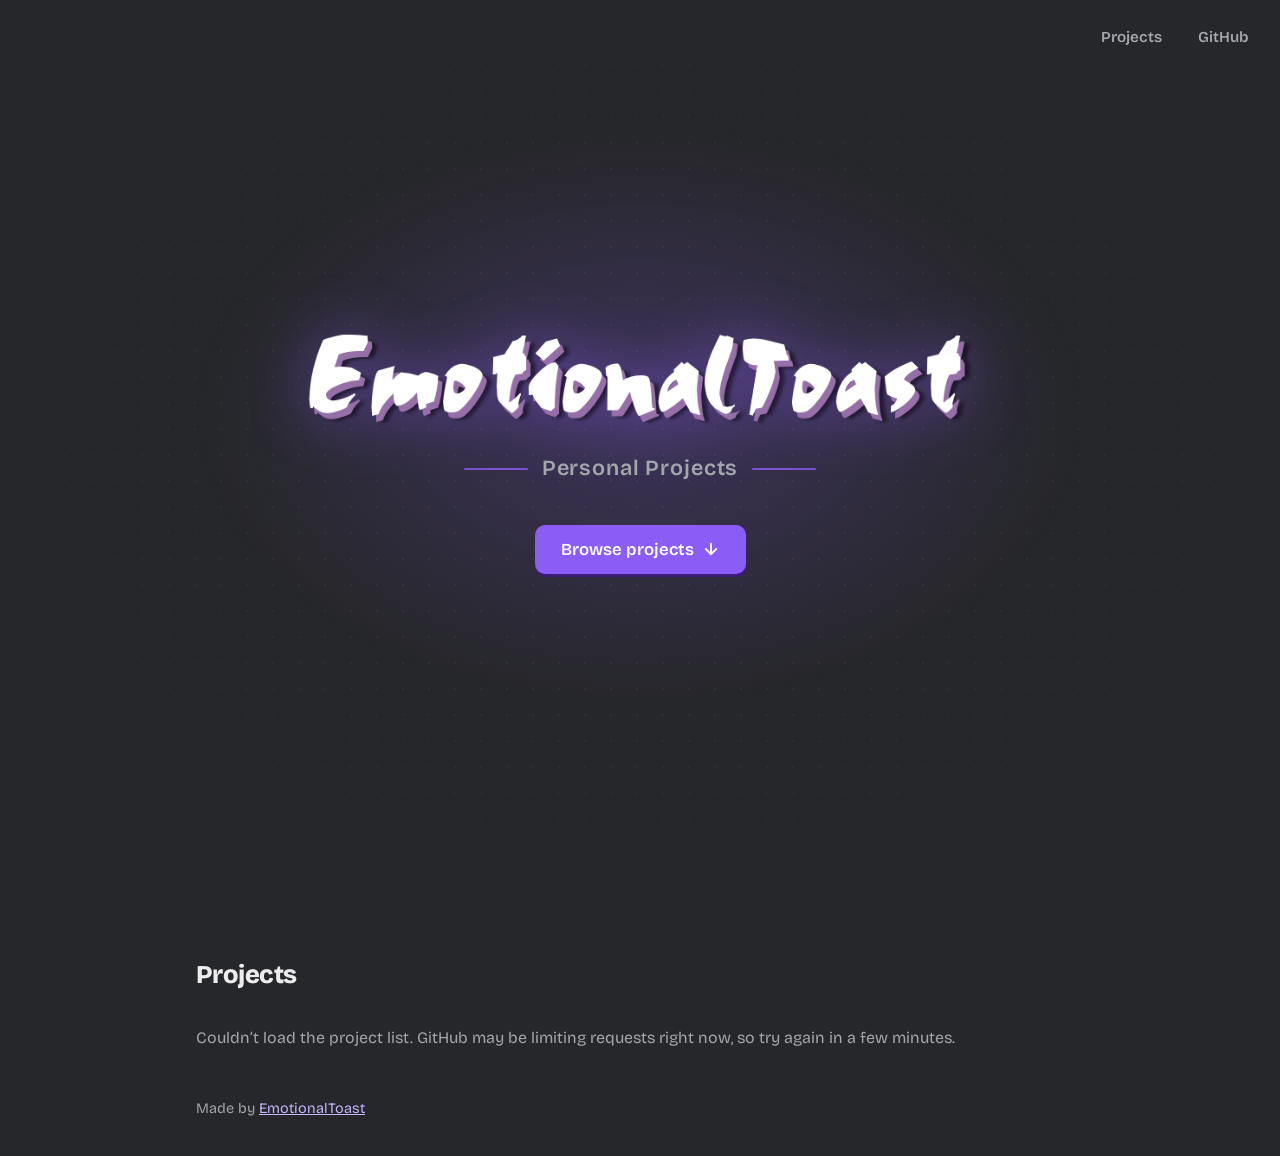
<file: index.html>
<!DOCTYPE html>
<html lang="en">
<head>
<meta charset="utf-8">
<meta name="viewport" content="width=device-width, initial-scale=1, viewport-fit=cover">
<title>EmotionalToast</title>
<meta name="description" content="EmotionalToast's personal project library.">
<meta name="theme-color" content="#26272a">
<link rel="icon" href="data:image/svg+xml,%3Csvg xmlns='http://www.w3.org/2000/svg' viewBox='0 0 100 100'%3E%3Ctext y='.9em' font-size='90'%3E%F0%9F%8D%9E%3C/text%3E%3C/svg%3E">
<link rel="preconnect" href="https://fonts.googleapis.com">
<link rel="preconnect" href="https://fonts.gstatic.com" crossorigin>
<link href="https://fonts.googleapis.com/css2?family=Bricolage+Grotesque:opsz,wght@12..96,400;12..96,600;12..96,800&display=swap" rel="stylesheet">
<link rel="stylesheet" href="css/style.css">
</head>
<body>

<header class="hero">
  <nav class="nav" aria-label="Site">
    <a href="#projects">Projects</a>
    <a href="https://github.com/EmotionalToast">GitHub</a>
  </nav>

  <h1 class="name"><img src="images/logo.png" alt="EmotionalToast" width="785" height="125"></h1>
  <p class="sub">Personal Projects</p>

  <a class="cta" href="#projects">
    Browse projects
    <svg viewBox="0 0 24 24" fill="none" stroke="currentColor" stroke-width="2.4" stroke-linecap="round" stroke-linejoin="round" aria-hidden="true"><path d="M12 5v14M5 12l7 7 7-7"/></svg>
  </a>
</header>

<main class="projects" id="projects">
  <div class="section-head">
    <h2>Projects</h2>
    <span id="count">Loading…</span>
  </div>

  <!--
    HOW PROJECTS SHOW UP
    Every folder inside /projects becomes a card automatically. Each folder needs
    an index.html (that is the page the card opens). To remove a project, delete
    its folder. Folders starting with "." or "_" are ignored.

    Optional: put a project.json in the folder to set how the card looks:
      { "title": "My Project", "description": "One line about it.",
        "tags": ["Tag one", "Tag two"], "order": 1 }
    Without it, the card uses the folder name as the title.
  -->
  <div class="cards" id="cards" aria-live="polite"></div>
  <p class="status" id="status" hidden></p>
  <noscript><p class="status">This page needs JavaScript to list the projects.</p></noscript>
</main>

<footer>
  Made by <a href="https://github.com/EmotionalToast">EmotionalToast</a>
</footer>

<script src="js/app.js"></script>

</body>
</html>
</file>
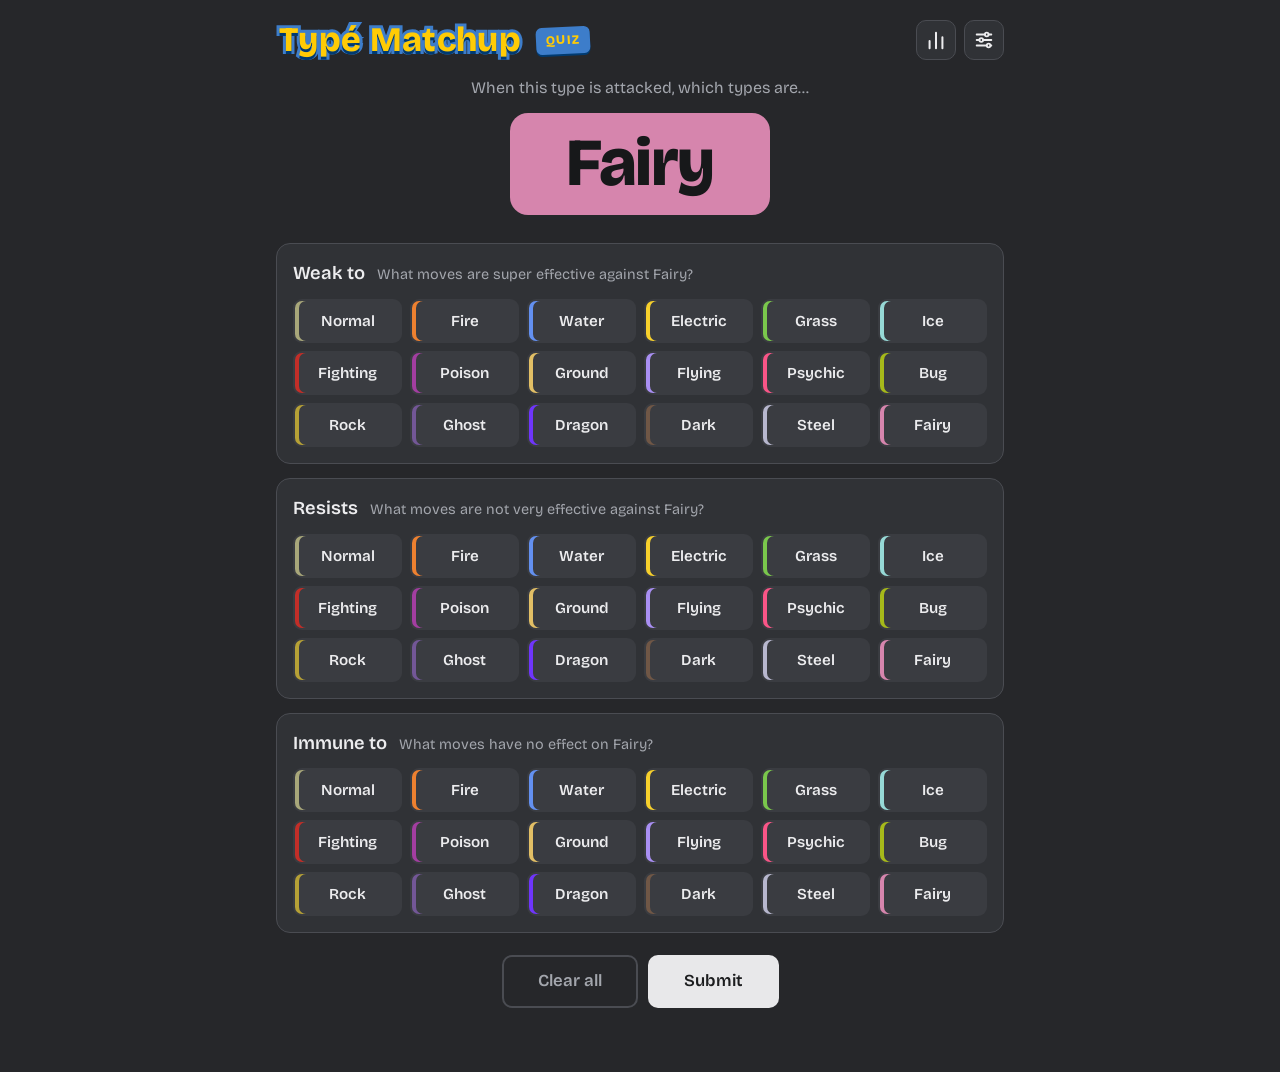
<file: projects/Pokemon Type Quiz/index.html>
<!DOCTYPE html>
<html lang="en">
<head>
<meta charset="utf-8">
<meta name="viewport" content="width=device-width, initial-scale=1, viewport-fit=cover">
<title>Type matchup quiz</title>
<link rel="preconnect" href="https://fonts.googleapis.com">
<link rel="preconnect" href="https://fonts.gstatic.com" crossorigin>
<link href="https://fonts.googleapis.com/css2?family=Bricolage+Grotesque:opsz,wght@12..96,400;12..96,600;12..96,800&display=swap" rel="stylesheet">
<link rel="stylesheet" href="css/style.css">
</head>
<body>
<main id="app">
  <div class="topbar">
    <h1 class="title" aria-label="Type Matchup Quiz"><span class="word" aria-hidden="true">Typé Matchup</span><span class="quiz" aria-hidden="true">Quiz</span></h1>
    <div class="tools">
      <button class="icon-btn" id="open-stats" type="button" aria-label="Stats">
        <svg viewBox="0 0 24 24" fill="none" stroke="currentColor" stroke-width="2.2" stroke-linecap="round" aria-hidden="true"><path d="M5 21V13M12 21V4M19 21V9"/></svg>
      </button>
      <button class="icon-btn" id="open-options" type="button" aria-label="Options">
        <svg viewBox="0 0 24 24" fill="none" stroke="currentColor" stroke-width="2" stroke-linecap="round" aria-hidden="true"><path d="M4 6h9M17 6h3M4 12h3M11 12h9M4 18h11M19 18h1"/><circle cx="15" cy="6" r="2"/><circle cx="9" cy="12" r="2"/><circle cx="17" cy="18" r="2"/></svg>
      </button>
    </div>
  </div>

  <section class="prompt">
    <p id="prompt-text">When this type is attacked, which types are…</p>
    <div class="badges" id="badges"></div>
  </section>

  <section class="panel" id="panel-weak">
    <div class="panel-head"><h2>Weak to</h2><span class="desc" id="desc-weak"></span><span class="count" id="count-weak" hidden></span></div>
    <div class="grid" data-cat="weak"></div>
  </section>
  <section class="panel" id="panel-resist">
    <div class="panel-head"><h2>Resists</h2><span class="desc" id="desc-resist"></span><span class="count" id="count-resist" hidden></span></div>
    <div class="grid" data-cat="resist"></div>
  </section>
  <section class="panel" id="panel-immune">
    <div class="panel-head"><h2>Immune to</h2><span class="desc" id="desc-immune"></span><span class="count" id="count-immune" hidden></span></div>
    <div class="grid" data-cat="immune"></div>
  </section>

  <div class="actions">
    <button class="btn ghost" id="clear" type="button">Clear all</button>
    <button class="btn primary" id="submit" type="button">Submit</button>
    <button class="btn primary" id="next" type="button" hidden>Next type</button>
  </div>

  <section class="result" id="result" hidden aria-live="polite"></section>
</main>

<!-- Options -->
<div class="overlay" id="overlay-options" role="dialog" aria-modal="true" aria-labelledby="t-options" hidden>
  <div class="modal">
    <div class="modal-head">
      <h2 id="t-options">Options</h2>
      <button class="icon-btn close" type="button" data-close aria-label="Close">×</button>
    </div>
    <p class="opt-note" id="opt-note" aria-live="polite"></p>

    <div class="group-title">Type mode</div>
    <div class="seg" role="radiogroup" aria-label="Type mode">
      <label><input type="radio" name="mode" value="mono"><span>Single type</span></label>
      <label><input type="radio" name="mode" value="dual"><span>Dual type</span></label>
    </div>
    <span class="opt-sub" id="mode-note"></span>

    <div class="group-title">Boxes</div>
    <label class="opt"><span><span class="opt-title">Weakness box</span><span class="opt-sub">Moves that are super effective</span></span><input class="switch" type="checkbox" id="opt-weak"></label>
    <label class="opt"><span><span class="opt-title">Resistance box</span><span class="opt-sub">Moves that are not very effective</span></span><input class="switch" type="checkbox" id="opt-resist"></label>
    <label class="opt"><span><span class="opt-title">Immunity box</span><span class="opt-sub">Moves that have no effect</span></span><input class="switch" type="checkbox" id="opt-immune"></label>

    <div class="group-title types-title"><span>Types in the quiz</span><button class="btn ghost tiny" id="types-all" type="button">Turn all on</button></div>
    <span class="opt-sub" id="types-note"></span>
    <div class="type-toggles" id="type-toggles"></div>

    <div class="group-title">Hints</div>
    <label class="opt"><span><span class="opt-title">Show answer counts</span><span class="opt-sub">Shows how many types belong in each box</span></span><input class="switch" type="checkbox" id="opt-hints"></label>

    <div class="group-title">Layout</div>
    <label class="opt"><span><span class="opt-title">Shuffle type order</span><span class="opt-sub">Mixes up where the types sit in the boxes every question</span></span><input class="switch" type="checkbox" id="opt-shuffle"></label>

    <div class="modal-foot"><button class="btn ghost small" id="reset-defaults" type="button">Reset to defaults</button></div>
  </div>
</div>

<!-- Stats -->
<div class="overlay" id="overlay-stats" role="dialog" aria-modal="true" aria-labelledby="t-stats" hidden>
  <div class="modal">
    <div class="modal-head">
      <h2 id="t-stats">Stats</h2>
      <button class="icon-btn close" type="button" data-close aria-label="Close">×</button>
    </div>
    <div id="stats-body"></div>
    <div class="modal-foot"><button class="btn ghost small" id="reset-stats" type="button">Reset stats</button></div>
  </div>
</div>

<script src="js/app.js"></script>
</body>
</html>
</file>
<file: css/style.css>
:root {
  color-scheme: dark;
  box-sizing: border-box;
  --bg: #26272a;
  --panel: #303236;
  --panel-2: #3a3c41;
  --line: #4a4c52;
  --text: #ececee;
  --muted: #a3a6ad;
  --purple: #8b5cf6;
  --purple-2: #a78bfa;
  --purple-3: #c4b5fd;
  --purple-deep: #3b1d78;
  --font: "Bricolage Grotesque", "Segoe UI", system-ui, -apple-system, Helvetica, Arial, sans-serif;
}
html { scroll-padding-top: 16px; }
@media (prefers-reduced-motion: no-preference) { html { scroll-behavior: smooth; } }
*, *::before, *::after { box-sizing: inherit; }
[hidden] { display: none !important; }
body {
  margin: 0; background: var(--bg); color: var(--text);
  font-family: var(--font); font-size: 16px; line-height: 1.5;
  padding-left: env(safe-area-inset-left, 0px); padding-right: env(safe-area-inset-right, 0px);
}
a { color: inherit; }

/* ---------- hero ---------- */
.hero {
  position: relative; min-height: 100vh; min-height: 100svh;
  display: flex; flex-direction: column; align-items: center; justify-content: center;
  text-align: center; padding: calc(24px + env(safe-area-inset-top, 0px)) 16px 24px;
  overflow: hidden;
}
.hero::before {
  content: ""; position: absolute; inset: 0; pointer-events: none;
  background:
    radial-gradient(640px 420px at 50% 46%, rgba(139, 92, 246, 0.24), transparent 70%),
    radial-gradient(rgba(255, 255, 255, 0.05) 1px, transparent 1.5px) 0 0 / 26px 26px;
  -webkit-mask-image: radial-gradient(ellipse at center, #000 35%, transparent 80%);
          mask-image: radial-gradient(ellipse at center, #000 35%, transparent 80%);
}
.hero > * { position: relative; }

.nav {
  position: absolute; top: calc(18px + env(safe-area-inset-top, 0px)); right: 16px;
  display: flex; gap: 6px;
}
.nav a {
  text-decoration: none; font-weight: 600; font-size: 0.95rem; color: var(--muted);
  padding: 7px 14px; border-radius: 999px; border: 1px solid transparent;
  -webkit-tap-highlight-color: transparent;
}
@media (hover: hover) { .nav a:hover { color: var(--text); border-color: var(--line); background: var(--panel); } }
.nav a:focus-visible { outline: 3px solid #fff; outline-offset: 2px; }

.name { margin: 0; line-height: 0; }
.name img {
  display: block; width: min(680px, 88vw); height: auto;
  filter: drop-shadow(0 0 30px rgba(139, 92, 246, 0.45));
}
.sub {
  margin: 18px 0 0; display: flex; align-items: center; gap: 14px;
  font-size: clamp(1rem, 3.4vw, 1.35rem); font-weight: 600; letter-spacing: 0.04em; color: var(--muted);
}
.sub::before, .sub::after { content: ""; width: clamp(24px, 8vw, 64px); height: 2px; border-radius: 1px; background: var(--purple); opacity: 0.8; }

.cta {
  margin-top: 40px; display: inline-flex; align-items: center; gap: 8px;
  font: inherit; font-weight: 600; font-size: 1.05rem; text-decoration: none;
  padding: 12px 26px; border-radius: 10px;
  background: var(--purple); color: #fff; box-shadow: 0 3px 0 var(--purple-deep);
  -webkit-tap-highlight-color: transparent;
}
@media (hover: hover) { .cta:hover { background: var(--purple-2); } }
.cta:active { transform: translateY(2px); box-shadow: 0 1px 0 var(--purple-deep); }
.cta:focus-visible { outline: 3px solid #fff; outline-offset: 3px; }
.cta svg { width: 18px; height: 18px; }

/* ---------- projects ---------- */
.projects { max-width: 920px; margin: 0 auto; padding: 56px 16px 40px; }
.section-head { display: flex; align-items: baseline; justify-content: space-between; gap: 12px; margin-bottom: 18px; }
.section-head h2 { margin: 0; font-size: 1.6rem; font-weight: 800; letter-spacing: -0.02em; }
.section-head span { color: var(--muted); font-size: 0.95rem; }

.cards { display: grid; grid-template-columns: repeat(auto-fill, minmax(260px, 1fr)); gap: 14px; }
.card {
  display: flex; flex-direction: column; gap: 8px; padding: 18px 18px 16px;
  background: var(--panel); border: 1px solid var(--line); border-radius: 14px;
  box-shadow: inset 4px 0 0 var(--purple);
  text-decoration: none; color: inherit; -webkit-tap-highlight-color: transparent;
}
@media (hover: hover) { a.card:hover { background: var(--panel-2); border-color: var(--purple-2); } }
a.card:focus-visible { outline: 3px solid #fff; outline-offset: 2px; }
.card h3 { margin: 0; font-size: 1.2rem; font-weight: 600; }
.card p { margin: 0; color: var(--muted); font-size: 0.95rem; }
.tags { display: flex; flex-wrap: wrap; gap: 6px; margin-top: 2px; }
.tag {
  font-size: 0.78rem; font-weight: 600; padding: 2px 10px; border-radius: 999px;
  background: rgba(139, 92, 246, 0.18); color: var(--purple-3); border: 1px solid rgba(167, 139, 250, 0.35);
}
.open { margin-top: auto; padding-top: 6px; font-weight: 600; color: var(--purple-3); }
.card.soon { border-style: dashed; box-shadow: none; background: transparent; }
.card.soon h3 { color: var(--muted); }

.status { margin: 14px 0 0; color: var(--muted); }
footer { max-width: 920px; margin: 0 auto; padding: 8px 16px calc(36px + env(safe-area-inset-bottom, 0px)); color: var(--muted); font-size: 0.9rem; }
footer a { color: var(--purple-3); }
</file>
<file: projects/Pokemon Type Quiz/css/style.css>
:root {
  color-scheme: dark;
  box-sizing: border-box;
  padding-top: env(safe-area-inset-top, 0px);
  padding-bottom: env(safe-area-inset-bottom, 0px);
  --bg: #26272a;
  --panel: #303236;
  --panel-2: #3a3c41;
  --line: #4a4c52;
  --text: #ececee;
  --muted: #a3a6ad;
  --good: #6fcf8e;
  --bad: #f2736b;
  --miss: #f0b85a;
  --font: "Bricolage Grotesque", "Segoe UI", system-ui, -apple-system, Helvetica, Arial, sans-serif;
}
html { height: 100%; scroll-padding-top: env(safe-area-inset-top, 0px); }
*, *::before, *::after { box-sizing: inherit; }
[hidden] { display: none !important; }
body {
  margin: 0; min-height: 100%;
  background: var(--bg); color: var(--text);
  font-family: var(--font); font-size: 16px; line-height: 1.45;
}
main { max-width: 760px; margin: 0 auto; padding: 20px 16px 56px; }

.topbar { display: flex; justify-content: space-between; align-items: center; gap: 12px; margin-bottom: 16px; }
.title { display: flex; flex-wrap: wrap; align-items: center; gap: 4px 12px; margin: 0; }
.title .word {
  font-size: clamp(1.45rem, 6.6vw, 2.15rem); font-weight: 800; letter-spacing: 0.01em; line-height: 1.1;
  color: #ffcb05;
  -webkit-text-stroke: 6px #3d7dca; paint-order: stroke fill; stroke-linejoin: round;
  text-shadow: 0 3px 0 #003a70;
  padding: 0 3px;
}
.title .quiz {
  font-size: 0.8rem; font-weight: 800; letter-spacing: 0.1em; text-transform: uppercase;
  background: #3d7dca; color: #ffcb05; padding: 4px 10px; border-radius: 6px;
  box-shadow: 0 2px 0 #003a70; transform: rotate(-3deg);
}
.tools { display: flex; gap: 8px; }
.icon-btn {
  width: 40px; height: 40px; display: grid; place-items: center; padding: 0;
  border-radius: 10px; border: 1px solid var(--line);
  background: var(--panel); color: var(--text); cursor: pointer; font: inherit;
}
.icon-btn:hover { background: var(--panel-2); }
.icon-btn:focus-visible { outline: 3px solid #fff; outline-offset: 2px; }
.icon-btn svg { width: 22px; height: 22px; }
.session { color: var(--muted); font-size: 0.9rem; margin: 0 0 8px; }
.session strong { color: var(--text); font-weight: 600; }

.prompt { text-align: center; margin: 8px 0 28px; }
.prompt p { margin: 0 0 14px; color: var(--muted); }
.badges { display: flex; flex-wrap: wrap; gap: 10px; justify-content: center; }
.badge {
  display: inline-block; min-width: 260px; padding: 14px 40px;
  border-radius: 18px;
  font-size: clamp(2.6rem, 11vw, 4.2rem); font-weight: 800; letter-spacing: -0.02em; line-height: 1.1;
  background: var(--c, #888); color: var(--on, #111);
}
.badges.dual .badge { min-width: 0; padding: 12px 28px; font-size: clamp(1.8rem, 7vw, 3rem); }

.panel {
  background: var(--panel); border: 1px solid var(--line);
  border-radius: 14px; padding: 16px; margin-bottom: 14px;
}
.panel-head { display: flex; flex-wrap: wrap; align-items: baseline; gap: 2px 12px; margin-bottom: 12px; }
.panel-head h2 { margin: 0; font-size: 1.15rem; font-weight: 600; }
.panel-head .desc { color: var(--muted); font-size: 0.9rem; }
.count {
  margin-left: auto; font-size: 0.85rem; font-weight: 600;
  background: var(--panel-2); border: 1px solid var(--line);
  padding: 2px 10px; border-radius: 999px;
}

.grid { display: grid; grid-template-columns: repeat(auto-fill, minmax(104px, 1fr)); gap: 8px; }

.chip {
  position: relative;
  font: inherit; font-size: 0.95rem; font-weight: 600;
  padding: 9px 8px; border-radius: 9px; cursor: pointer;
  background: var(--panel-2); color: var(--text);
  border: 2px solid transparent;
  box-shadow: inset 4px 0 0 var(--c);
  text-align: center; -webkit-tap-highlight-color: transparent;
}
@media (hover: hover) { .chip[aria-pressed="false"]:hover:not(:disabled) { background: #45474d; } }
.chip:focus-visible { outline: 3px solid #fff; outline-offset: 2px; }
.chip[aria-pressed="true"] { background: var(--c); color: var(--on); box-shadow: none; }
.chip:disabled { cursor: default; }
.chip .tag { display: block; font-size: 0.72rem; font-weight: 600; line-height: 1.1; margin-top: 2px; }
.chip.correct { border-color: var(--good); }
.chip.wrong   { border-color: var(--bad); }
.chip.missed  { border: 2px dashed var(--miss); }

.actions { display: flex; gap: 10px; justify-content: center; margin: 22px 0 8px; }
.btn {
  font: inherit; font-weight: 600; font-size: 1.05rem;
  padding: 12px 34px; border-radius: 10px; cursor: pointer;
  border: 2px solid transparent;
}
.btn:focus-visible { outline: 3px solid #fff; outline-offset: 2px; }
.btn.primary { background: #e8e8ea; color: #1c1d1f; }
.btn.primary:hover { background: #fff; }
.btn.ghost { background: transparent; color: var(--muted); border-color: var(--line); }
.btn.ghost:hover { color: var(--text); border-color: var(--muted); }
.btn.small { font-size: 0.92rem; padding: 9px 16px; }
.btn.danger { color: var(--bad); border-color: var(--bad); }

.result {
  background: var(--panel); border: 1px solid var(--line); border-radius: 14px;
  padding: 16px 18px; margin-top: 14px;
}
.result h3 { margin: 0 0 8px; font-size: 1.2rem; font-weight: 800; }
.result h3.perfect { color: var(--good); }
.result h4 { margin: 14px 0 6px; font-size: 1rem; font-weight: 600; }
.result h4.w { color: var(--bad); }
.result h4.m { color: var(--miss); }
.result ul { margin: 0; padding-left: 20px; }
.result li { margin: 3px 0; }

/* Modals */
.overlay {
  position: fixed; top: 0; right: 0; bottom: 0; left: 0; z-index: 10;
  display: flex; align-items: center; justify-content: center;
  background: rgba(12, 12, 14, 0.7);
  padding: calc(16px + env(safe-area-inset-top, 0px)) calc(16px + env(safe-area-inset-right, 0px))
           calc(16px + env(safe-area-inset-bottom, 0px)) calc(16px + env(safe-area-inset-left, 0px));
}
.modal {
  width: 100%; max-width: 460px; max-height: 100%; overflow-y: auto;
  background: var(--panel); border: 1px solid var(--line); border-radius: 16px;
  padding: 18px 20px 20px;
}
.modal-head { display: flex; justify-content: space-between; align-items: center; margin-bottom: 10px; }
.modal-head h2 { margin: 0; font-size: 1.3rem; font-weight: 800; }
.close { font-size: 1.5rem; line-height: 1; }

.group-title { margin: 16px 0 2px; color: var(--muted); font-size: 0.85rem; font-weight: 600; }
.opt-title { display: block; font-weight: 600; }
.opt-sub { display: block; color: var(--muted); font-size: 0.88rem; margin-top: 2px; }
.opt {
  display: flex; align-items: center; justify-content: space-between; gap: 16px;
  padding: 12px 0; border-top: 1px solid var(--line); cursor: pointer;
}
.switch {
  -webkit-appearance: none; appearance: none; flex: none; margin: 0; border: 0;
  width: 46px; height: 28px; border-radius: 14px; background: #54565c;
  position: relative; cursor: pointer; transition: background 0.15s;
}
.switch::after {
  content: ""; position: absolute; top: 3px; left: 3px; width: 22px; height: 22px;
  border-radius: 50%; background: #ececee; transition: transform 0.15s;
}
.switch:checked { background: var(--good); }
.switch:checked::after { transform: translateX(18px); }
.switch:focus-visible { outline: 3px solid #fff; outline-offset: 2px; }

.seg { display: grid; grid-template-columns: 1fr 1fr; gap: 4px; background: var(--panel-2); border-radius: 10px; padding: 4px; margin: 8px 0 6px; }
.seg label { position: relative; cursor: pointer; }
.seg input { position: absolute; top: 0; left: 0; width: 100%; height: 100%; opacity: 0; margin: 0; cursor: pointer; }
.seg span { display: block; text-align: center; padding: 9px 8px; border-radius: 7px; font-weight: 600; color: var(--muted); }
.seg input:checked + span { background: #e8e8ea; color: #1c1d1f; }
.seg input:focus-visible + span { outline: 3px solid #fff; outline-offset: 2px; }
.opt-note {
  position: sticky; top: 8px; z-index: 2; margin: 0 0 8px; padding: 8px 12px; border-radius: 8px;
  background: #3d3524; border: 1px solid var(--miss); color: var(--miss); font-size: 0.9rem;
  box-shadow: 0 6px 12px rgba(0, 0, 0, 0.35);
}
.opt-note:empty { display: none; }
.types-title { display: flex; justify-content: space-between; align-items: center; }
.btn.tiny { font-size: 0.8rem; padding: 4px 10px; border-width: 1px; }
.type-toggles { display: grid; grid-template-columns: repeat(auto-fill, minmax(92px, 1fr)); gap: 6px; margin-top: 8px; }
.chip.mini { font-size: 0.85rem; padding: 7px 4px; }
.modal-foot { display: flex; justify-content: flex-end; margin-top: 12px; }

/* Stats */
.tabs { display: grid; grid-template-columns: 1fr 1fr; gap: 4px; background: var(--panel-2); border-radius: 10px; padding: 4px; }
.tabs button {
  font: inherit; font-weight: 600; padding: 9px; border: 0; border-radius: 7px;
  background: transparent; color: var(--muted); cursor: pointer;
}
.tabs button[aria-selected="true"] { background: #e8e8ea; color: #1c1d1f; }
.tabs button:focus-visible { outline: 3px solid #fff; outline-offset: 2px; }
.stats-sum { margin: 14px 0 2px; font-weight: 600; }
.stats-sum + .stats-sum { margin-top: 2px; }
.stats-note { margin: 2px 0 0; color: var(--muted); font-size: 0.85rem; }
.stats-group { margin: 16px 0 6px; font-size: 1rem; font-weight: 600; }
.stats-group.need { color: var(--miss); }
.stats-group.good { color: var(--good); }
.stats-group.none { color: var(--muted); }
.srow { display: grid; grid-template-columns: 96px 1fr 64px; align-items: center; gap: 10px; margin: 6px 0; }
.pill {
  display: inline-block; padding: 3px 10px; border-radius: 999px; font-weight: 600; font-size: 0.88rem;
  background: var(--c); color: var(--on);
}
.srow .pill { justify-self: start; }
.bar { height: 10px; border-radius: 5px; background: var(--panel-2); overflow: hidden; }
.bar i { display: block; height: 100%; border-radius: 5px; }
.bar i.need { background: var(--miss); }
.bar i.good { background: var(--good); }
.snum { color: var(--muted); font-size: 0.88rem; text-align: right; }
.pills { display: flex; flex-wrap: wrap; gap: 6px; }

@media (max-width: 460px) {
  .badge { min-width: 0; width: 100%; padding: 12px 16px; }
  .badges.dual .badge { flex: 1 1 0; width: auto; padding: 12px 8px; }
  .grid { grid-template-columns: repeat(3, 1fr); }
  .chip { font-size: 0.88rem; padding: 9px 4px; }
}
@media (prefers-reduced-motion: reduce) { .chip, .switch, .switch::after { transition: none; } }
</file>
